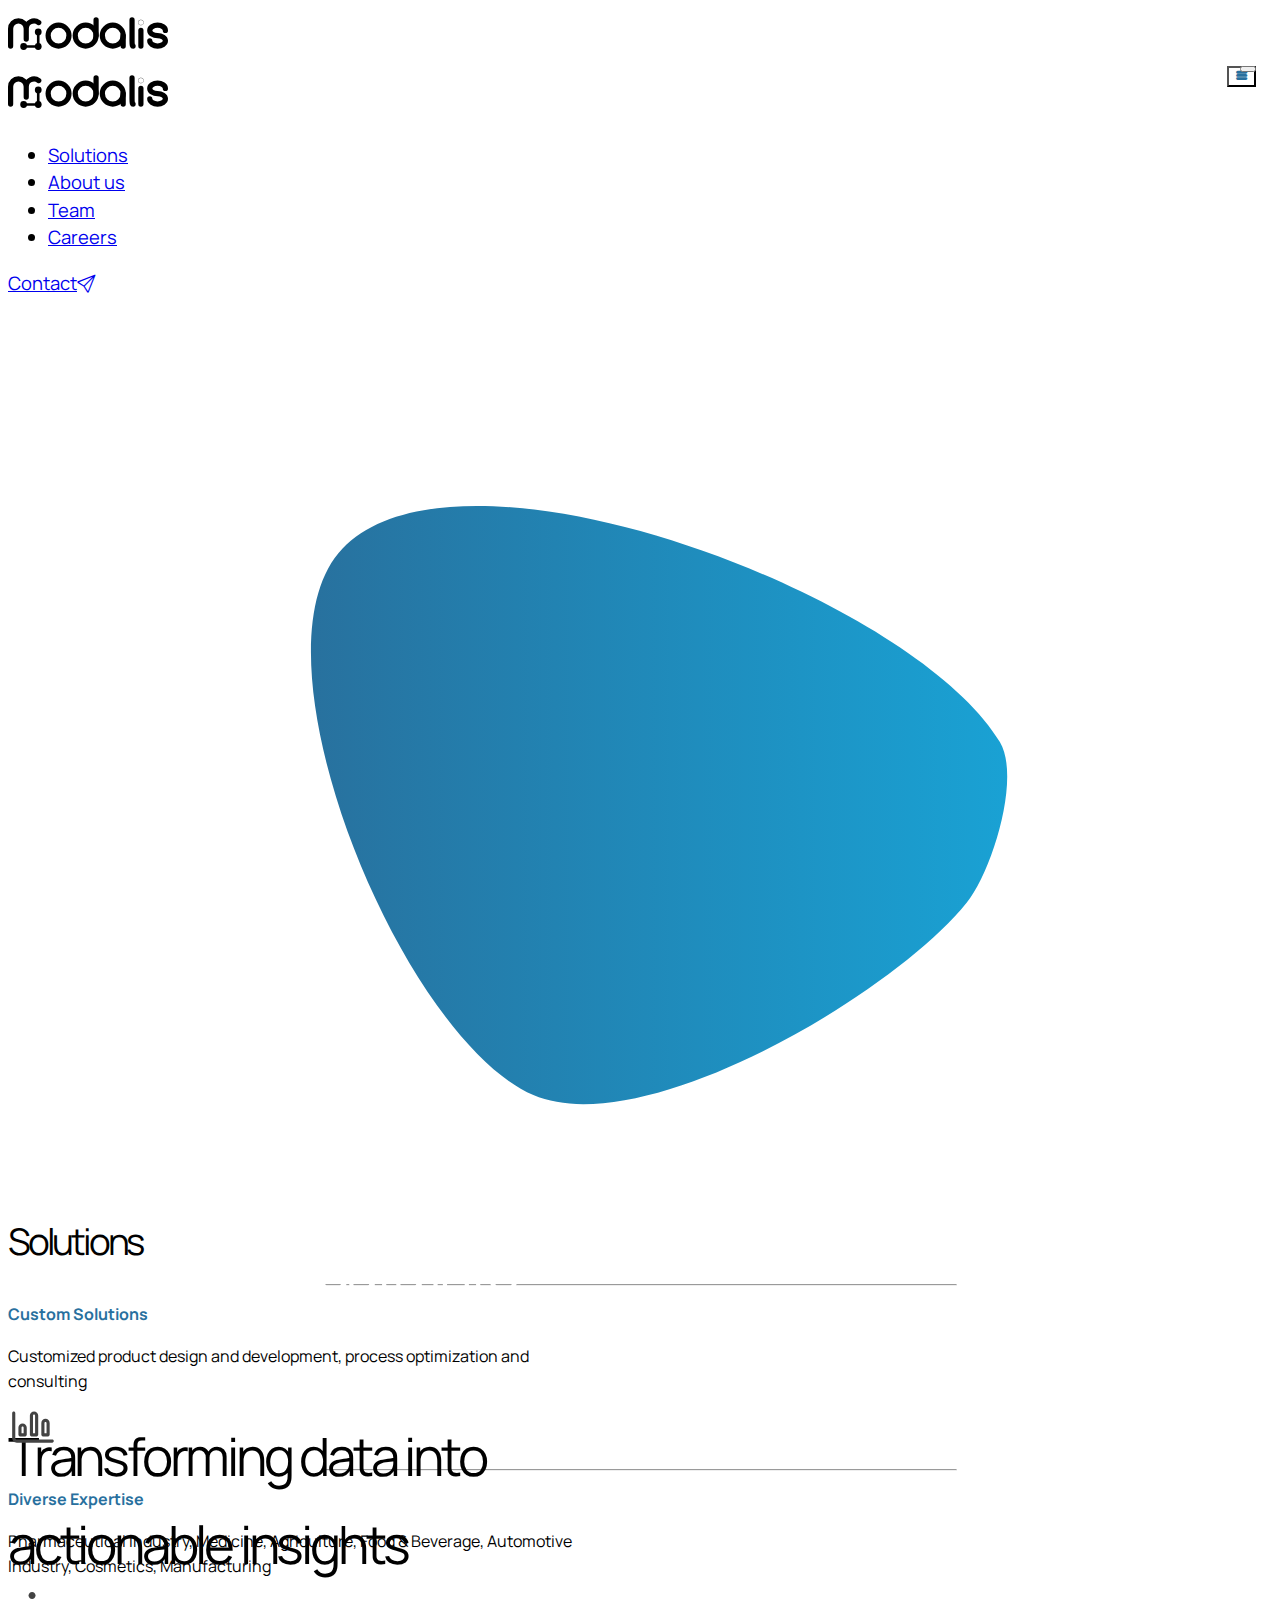
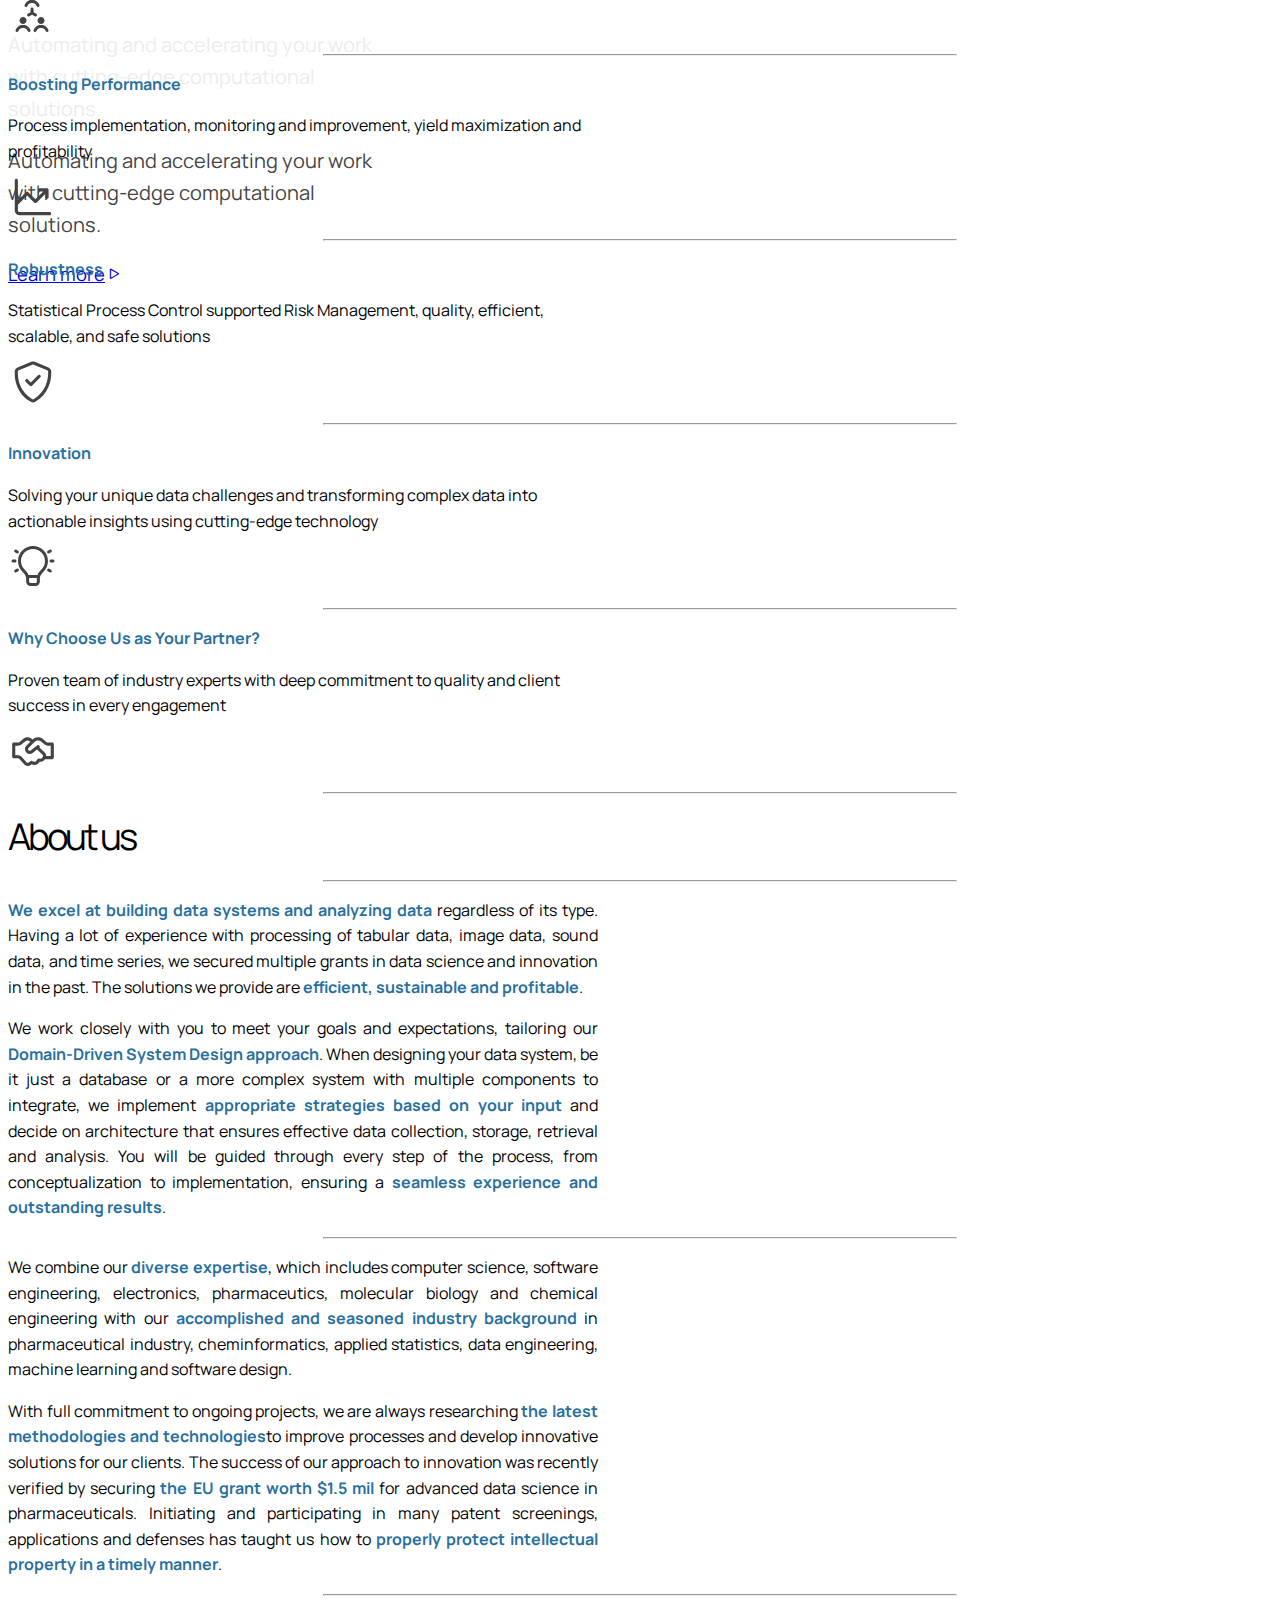
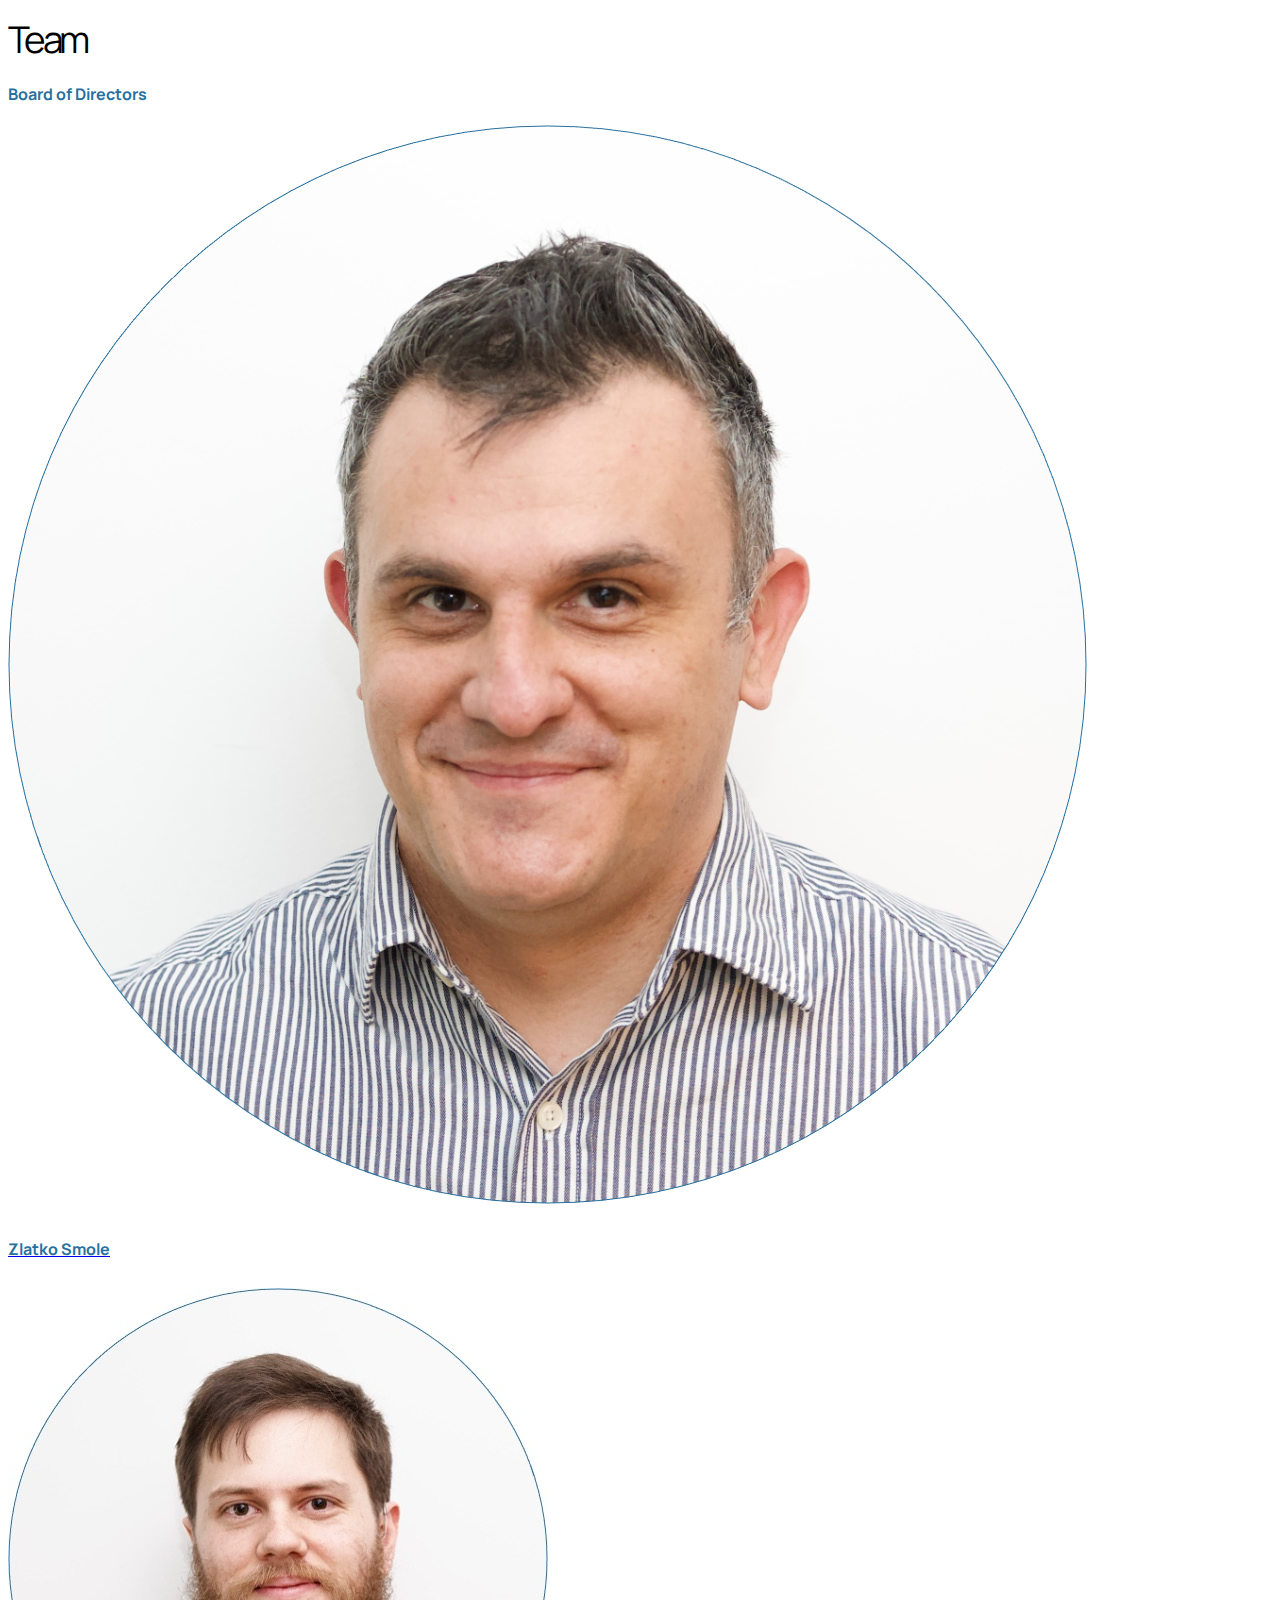
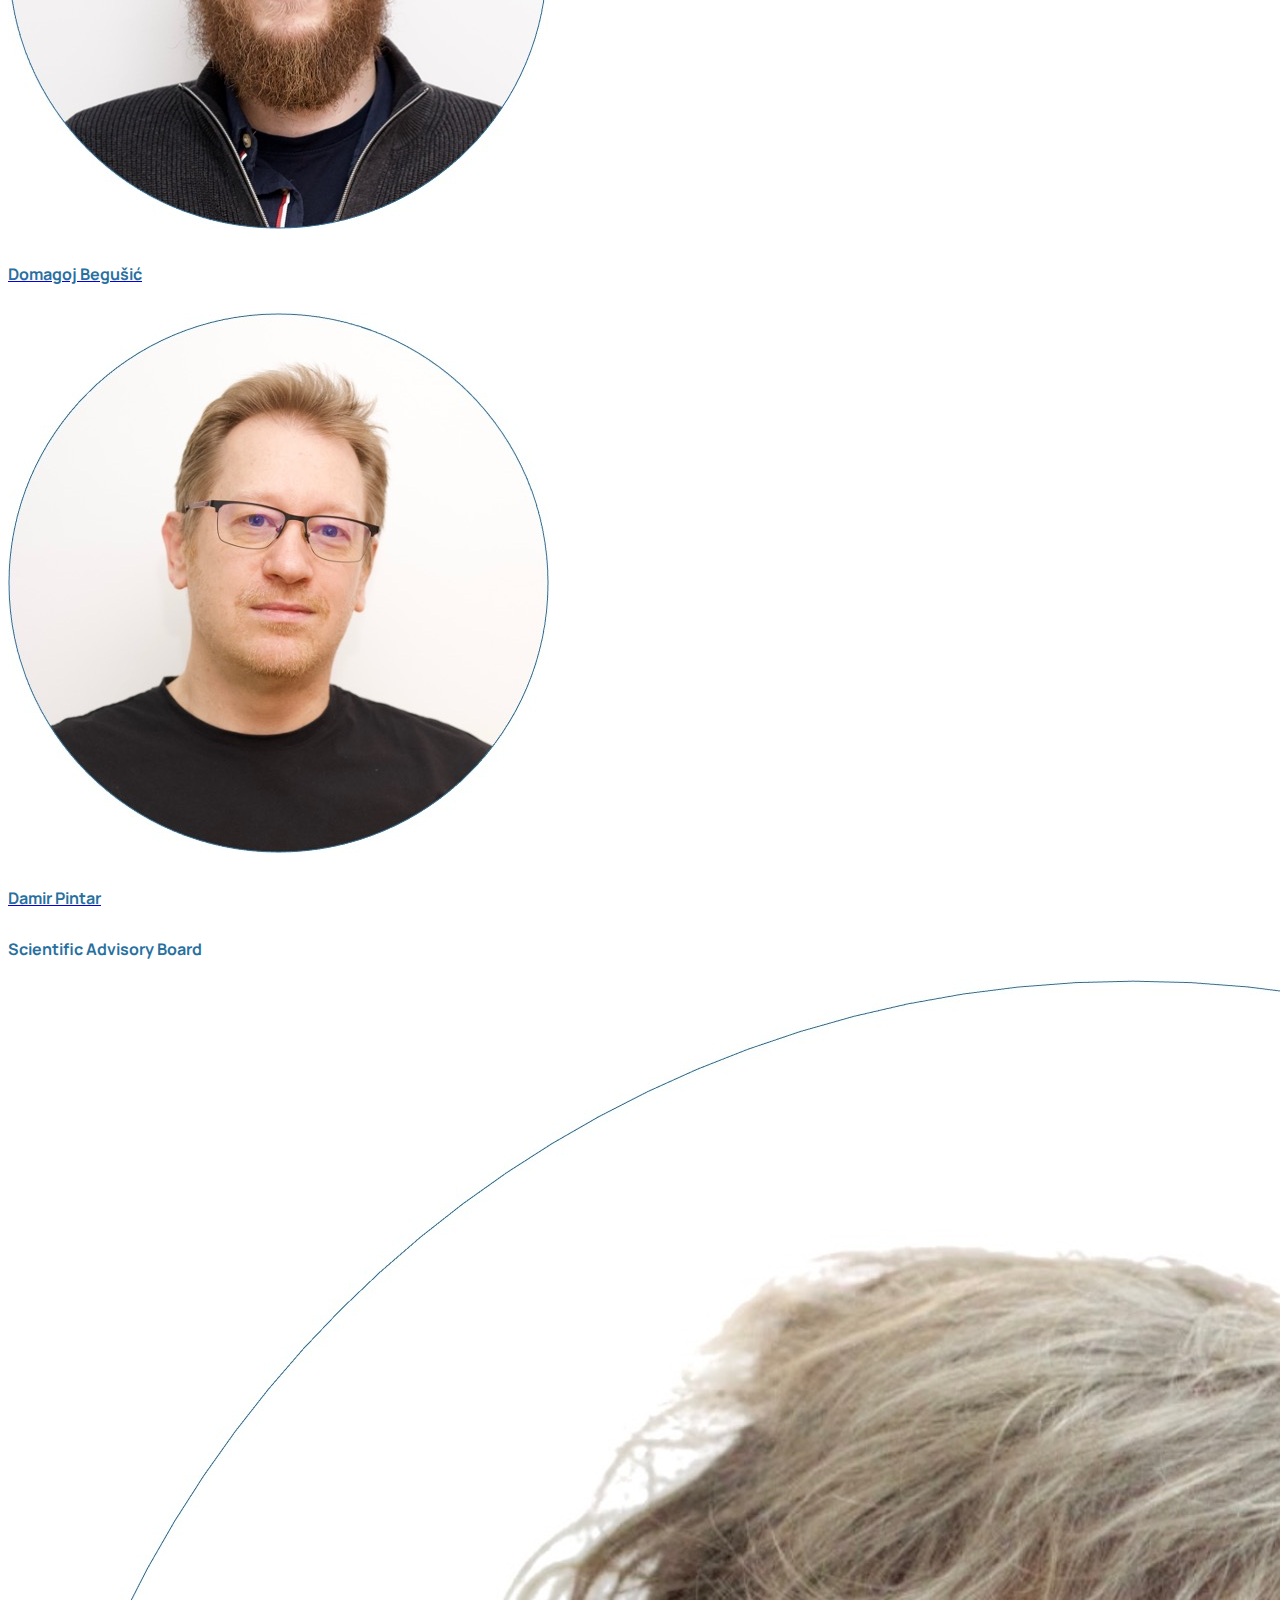
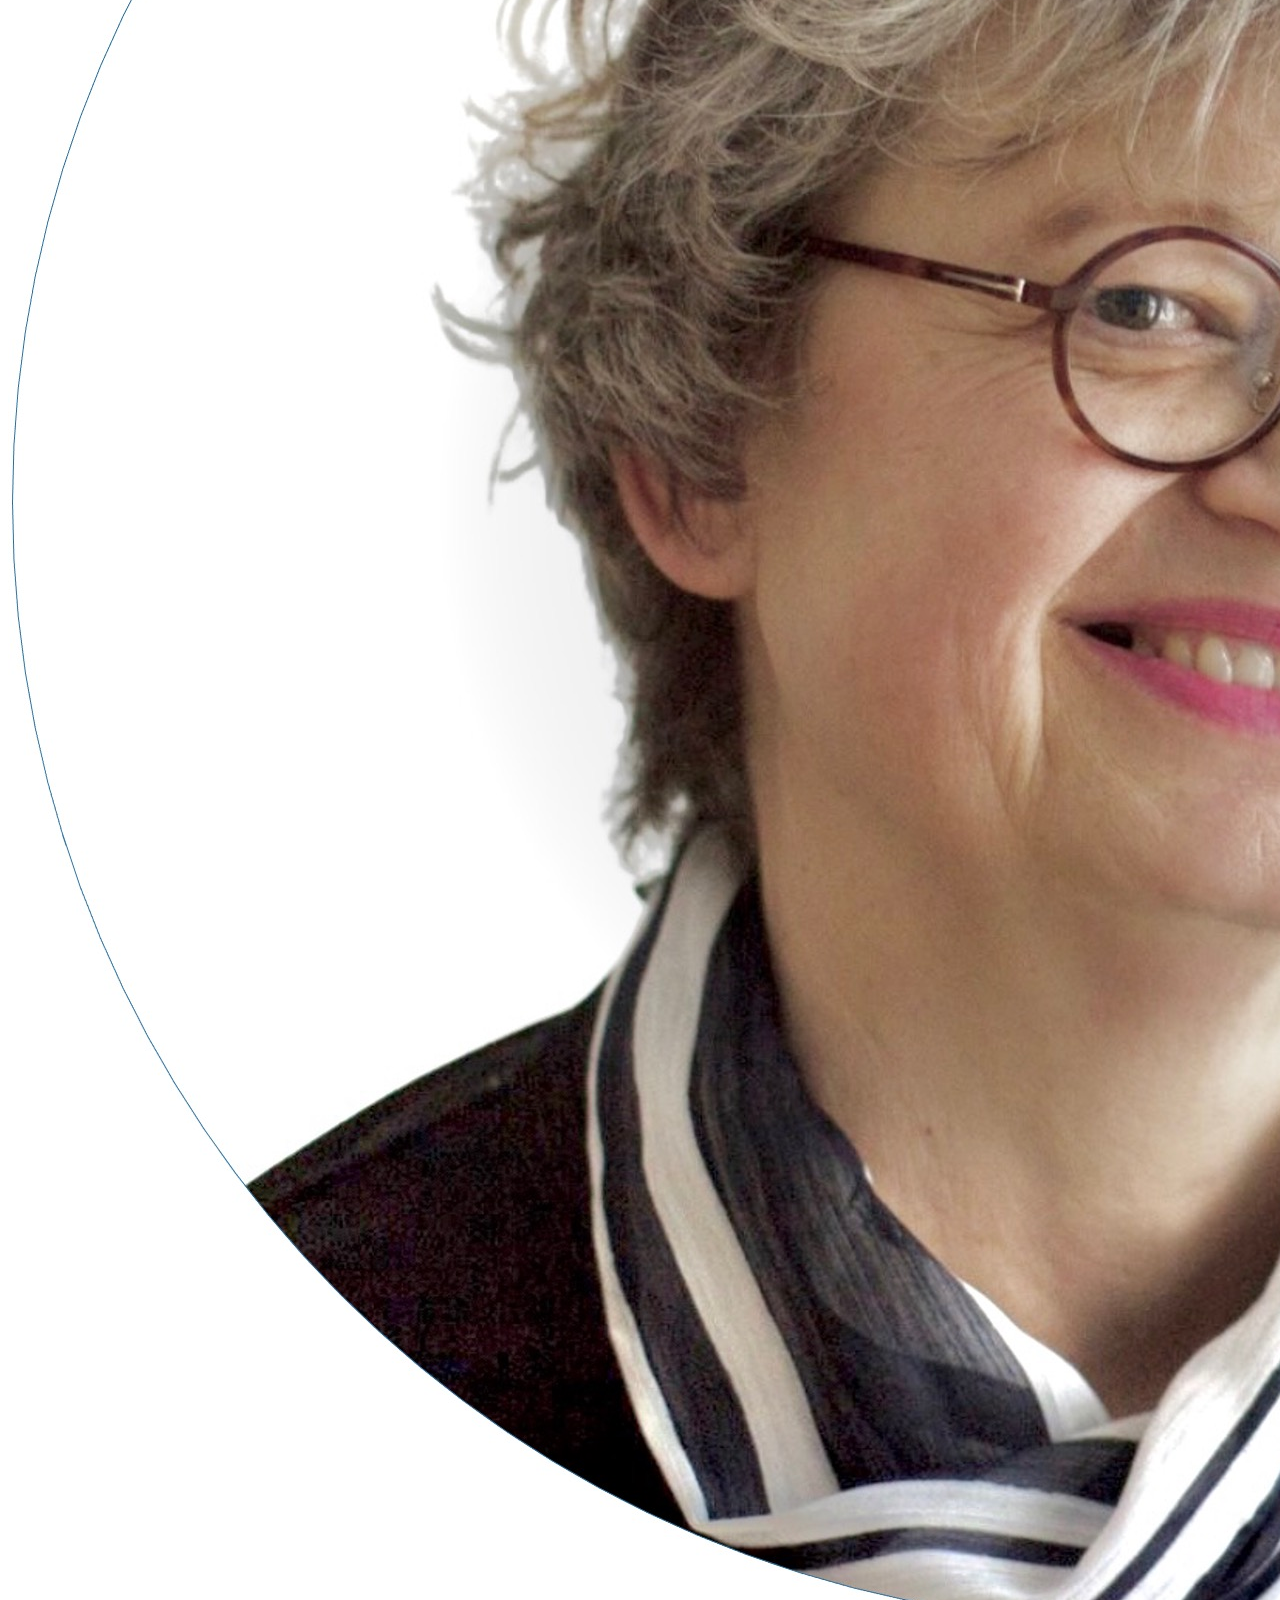
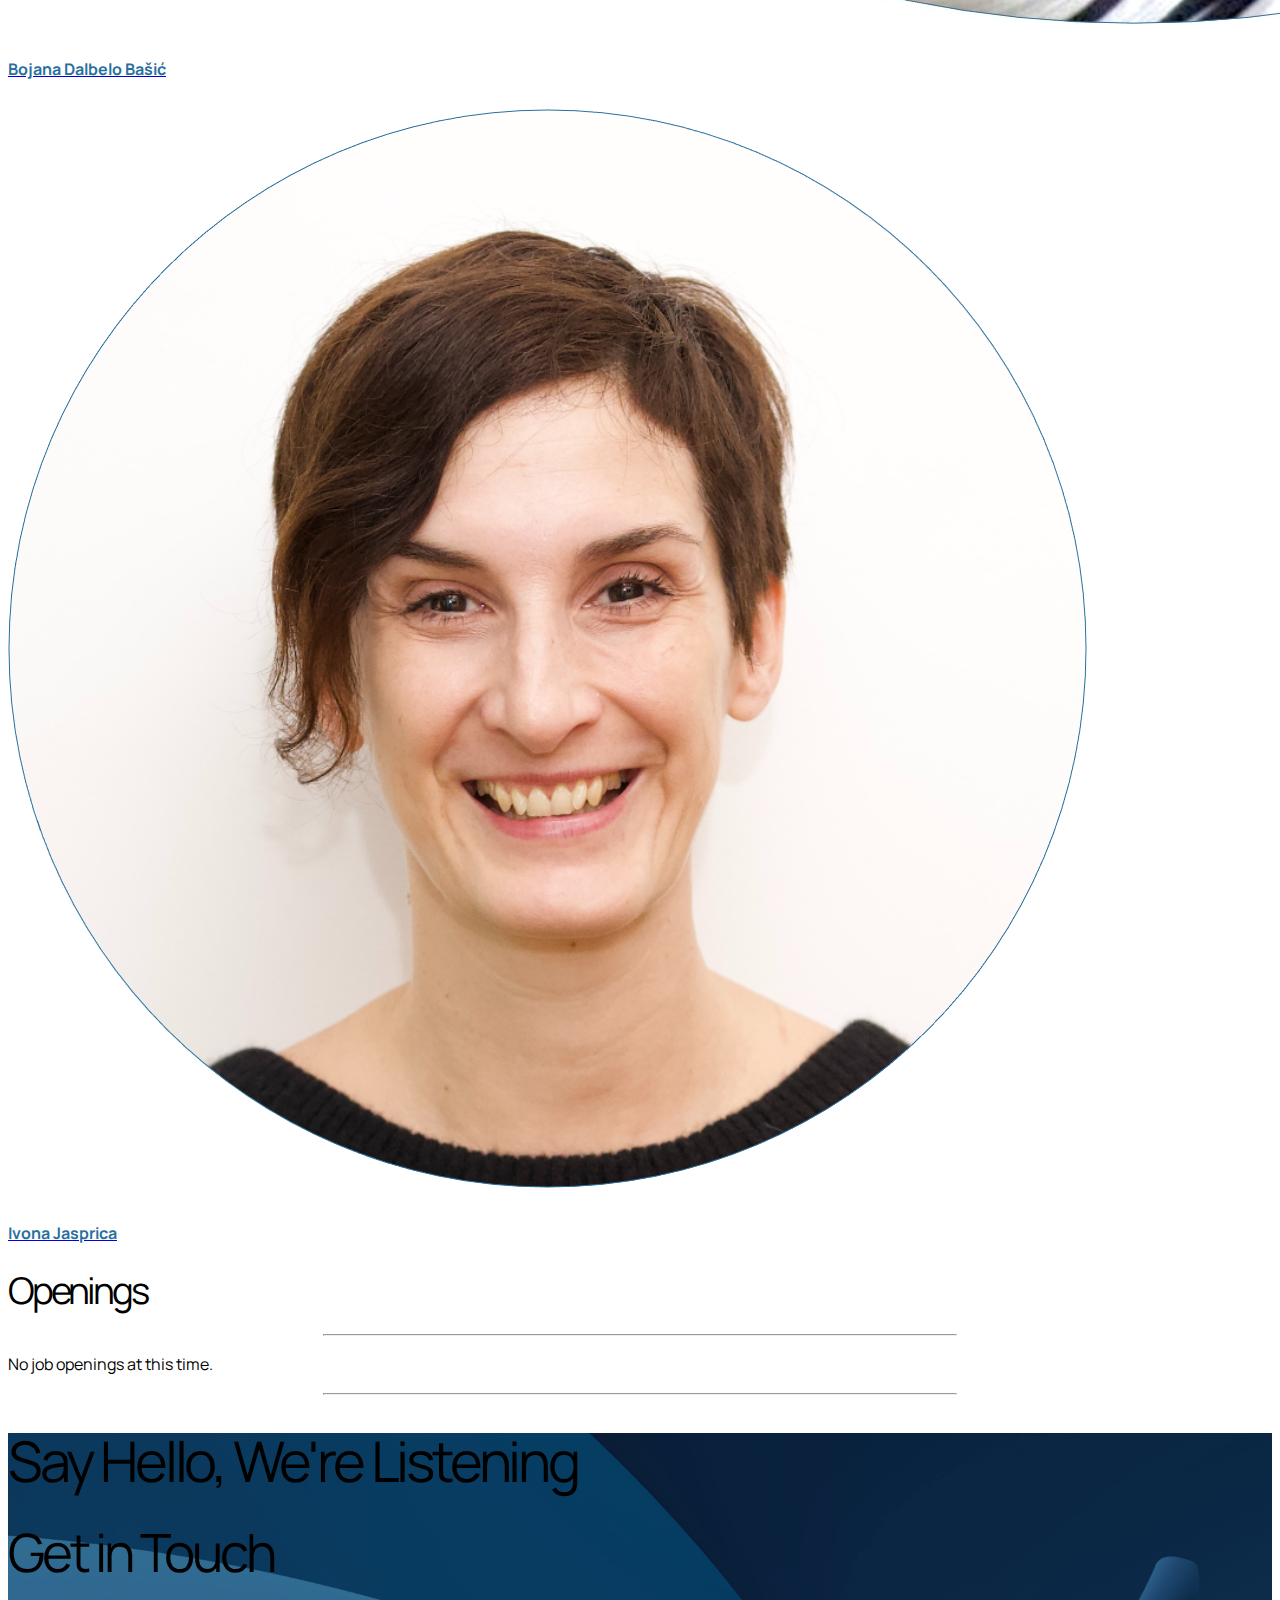
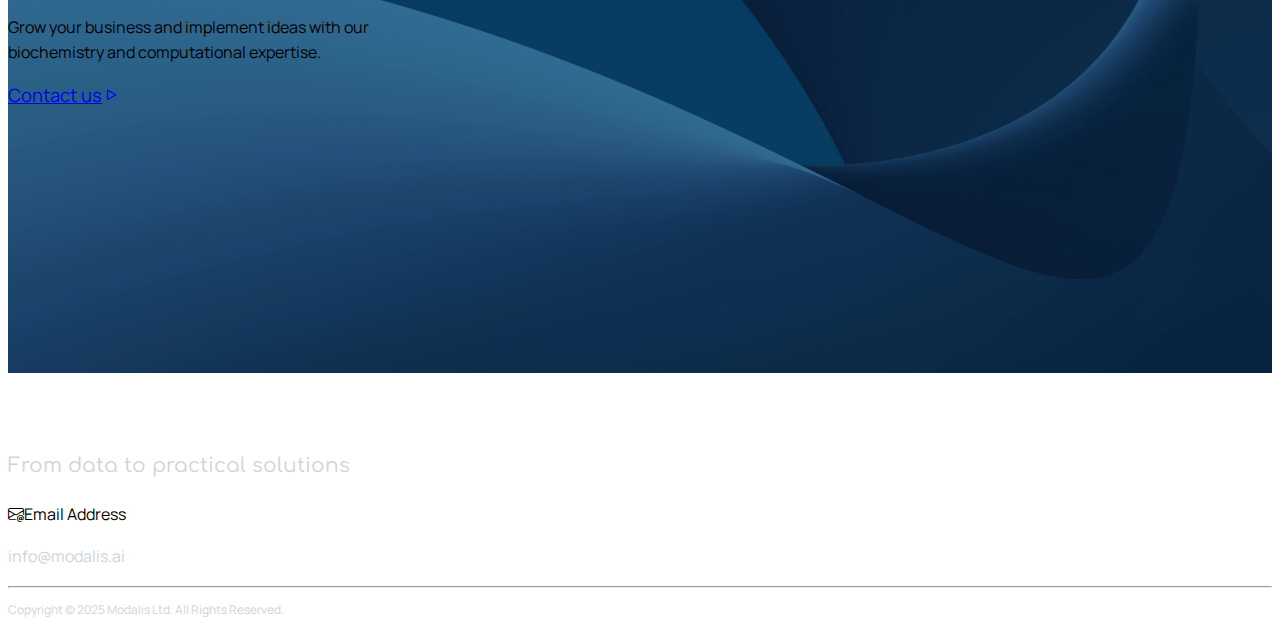
<file: index.html>
<!doctype html>
<html lang="en">
	<head>
		<meta charset="utf-8">
		<meta name="viewport" content="width=device-width, initial-scale=1">
		<title>Modalis | From data to practical solutions</title>
		<link rel="icon" type="image/x-icon" href="images/logo/logo.svg">
		<link href="https://cdn.jsdelivr.net/npm/bootstrap@5.3.2/dist/css/bootstrap.min.css" rel="stylesheet" integrity="sha384-T3c6CoIi6uLrA9TneNEoa7RxnatzjcDSCmG1MXxSR1GAsXEV/Dwwykc2MPK8M2HN" crossorigin="anonymous">
		<link href="https://cdn.jsdelivr.net/npm/bootstrap-icons@1.11.1/font/bootstrap-icons.css" rel="stylesheet">
		<link rel="stylesheet" href="style.css">
		<link rel="preconnect" href="https://fonts.googleapis.com">
		<link rel="preconnect" href="https://fonts.gstatic.com" crossorigin>
		<link href="https://fonts.googleapis.com/css2?family=Comfortaa:wght@300..700&display=swap" rel="stylesheet">
		<link href="https://fonts.googleapis.com/css2?family=Comfortaa:wght@300..700&family=Manrope:wght@200..800&display=swap" rel="stylesheet">
	</head>
	<body>
		<!--NAVBAR-->
		<nav class="mx-auto fixed-top navbar navbar-expand-lg bg-transparent rounded-top rounded-3 px-4 px-lg-5 px-3 mt-4" style="max-width:1920px;">
			<div class="navbar-brand me-auto col-2 justify-content-start text-start">
				<a href="#">
					<img id="imgBrand" src="images/logo/modalis-light.svg" alt="logo" width="160rem" height="50rem">
				</a>
			</div>
			<button id="btnNavbarToggler" class="navbar-toggler" type="button" data-bs-toggle="offcanvas" data-bs-target="#navbar">
				<span id="btnNavbarTogglerSpan" class="bi bi-list"></span>
			</button>
			<div class="col-8">
				<div class="offcanvas offcanvas-top col-12 h-100 rounded rounded-1" id="navbar">
					<div class="offcanvas-header px-4 mt-4">
						<img class="offcanvas-title" src="images/logo/modalis-light.svg" alt="Modalis" width="160rem" height="50rem">
						<button type="button" class="btn-close" data-bs-dismiss="offcanvas" style="position:absolute; right:0; margin-right:1.5rem;opacity:1.0;"></button>
					</div>
					<ul class="offcanvas-body navbar-nav mx-auto">
						<li class="nav-item px-2" data-bs-dismiss="offcanvas">
						<a class="nav-link " href="#solutions">Solutions</a>
						</li>
					<li class="nav-item px-2" data-bs-dismiss="offcanvas">
						<a class="nav-link" href="#about">About us</a>
						</li>
						<li class="nav-item px-2" data-bs-dismiss="offcanvas">
						<a class="nav-link" href="#team">Team</a>
						</li>
						<li class="nav-item px-2" data-bs-dismiss="offcanvas">
						<a class="nav-link" href="#careers">Careers</a>
						</li>
					</ul>
				</div>
			</div>

			<div class="ms-auto col-2 justify-content-end text-end collapse navbar-collapse">
				<a href="#contact" class="shadow-sm btn btn-secondary rounded-5 px-lg-2 px-xl-3 border border-1">Contact<i class="ms-2 bi bi-send text-warning"></i></a>
			</div>
		</nav>


		<section id="start">
			<div class="mx-auto position-relative" style="height:100vh; max-height:1080px; max-width: 1920px; background-color: #ffffff;">
				<img class="d-none d-sm-none d-md-block position-absolute" src="images/banner-background.svg" width="100%" height="100%">

				<div class="mx-auto text-black text-center position-absolute top-50 start-50 translate-middle w-100 pt-5">
					<div class="px-3 px-sm-3 px-md-3 px-lg-5 px-xl-5 z-2 mt-5">
						<h1 class="mx-auto title d-none d-md-block" style="color: #ffffff;">Transforming data into</h1>
						<h1 class="mx-auto title d-none d-md-block mb-4" style="color: #ffffff;">actionable insights</h1>
						<h1 class="mx-auto title d-md-none" style="font-size:calc(1.7rem + 2vw); color: #000000;">Transforming data into</h1>
						<h1 class="mx-auto title d-md-none mb-4" style="font-size:calc(1.7rem + 2vw); color: #000000;">actionable insights</h1>
						<hr class="mx-auto" style="opacity: 1.0; max-width:400px; background-color: #ffffff; border: 0.01rem solid #ffffff; border-radius: 0.01rem 0.01rem 0.01rem 0.01rem; height: 0.01rem">
						<h3 class="px-0 px-md-0 mb-4 mx-auto d-none d-md-block" style="color: #ebedf0; max-width:400px;">Automating and accelerating your work with cutting-edge computational solutions.</h3>				
						<h3 class="px-0 px-md-0 mb-4 mx-auto d-md-none" style="color: #434343; max-width:400px;">Automating and accelerating your work with cutting-edge computational solutions.</h3>				
						<a href="#solutions" class="shadow btn btn-secondary rounded-5 px-3 border border-1">Learn more<i class="ms-2 bi bi-play text-warning"></i></a>
					</div>
				</div>
			</div>
		</section>

		<section id="solutions" class="mx-auto container-fluid mt-4 py-5" style="max-width:1920px;">
			<div class="pt-5 row mx-auto justify-content-center">
				<div class="col-md-11 col-12 px-md-0 px-2">
					<h1 class="text-center">Solutions</h1>
				</div>
			</div>
			<hr class="mx-auto mt-4 pb-0 mb-0 d-none d-md-none d-lg-none d-xl-block mb-5" style="width: 50%;">
			<div class="row w-100 px-2 px-md-0 mx-0 justify-content-center">
				<div class="col-12 col-md-10 col-lg-5 my-3 my-md-4 my-lg-4 my-xl-3 mx-2" style="width: 590px;">
					<div class="shadow py-4 px-4 row align-items-center">
						<div class="card-body" style="height: 100px; text-align: left;">
							<p class="card-title mb-2"><span style="color:var(--primary-light); font-weight: bold;">Custom Solutions</span></p>
							<p class="card-text">Customized product design and development, process optimization and consulting</p>
						</div>
						<div class="card-img-top text-center mt-4">
							<img class="img-fluid" style="height: 50px;" src="images/solutions/custom_solutions.svg" />
						</div>
					</div>
				</div>
				<hr class="mx-auto pb-0 mb-0 d-lg-block d-xl-none" style="width: 50%;">
				<div class="col-12 col-md-10 col-lg-5 my-3 my-md-4 my-lg-4 my-xl-3 mx-2" style="width: 590px;">
					<div class="shadow py-4 px-4 row align-items-center">
						<div class="card-body" style="height: 100px; text-align: left;">
							<p class="card-title mb-2"><span style="color:var(--primary-light); font-weight: bold;">Diverse Expertise</span></p>
							<p class="card-text">Pharmaceutical Industry, Medicine, Agriculture, Food & Beverage, Automotive Industry, Cosmetics, Manufacturing</p>
						</div>
						<div class="card-img-top text-center mt-4">
							<img class="img-fluid" style="height: 50px;" src="images/solutions/expertise_diversity.svg" />
						</div>
					</div>
				</div>
				<hr class="mx-auto pb-0 mb-0 d-lg-block d-xl-none" style="width: 50%;">
			</div>
			<div class="row w-100 px-2 px-md-0 mx-0 justify-content-center">
				<div class="col-12 col-md-10 col-lg-5 my-3 my-md-4 my-lg-4 my-xl-3 mx-2" style="width: 590px;">
					<div class="shadow py-4 px-4 row align-items-center">
						<div class="card-body" style="height: 100px; text-align: left;">
							<p class="card-title mb-2"><span style="color:var(--primary-light); font-weight: bold;">Boosting Performance</span></p>
							<p class="card-text">Process implementation, monitoring and improvement, yield maximization and profitability</p>
						</div>
						<div class="card-img-top text-center mt-4">
							<img class="img-fluid" style="height: 50px;" src="images/solutions/boosting_performance.svg" />
						</div>
					</div>
				</div>
				<hr class="mx-auto pb-0 mb-0 d-lg-block d-xl-none" style="width: 50%;">
				<div class="col-12 col-md-10 col-lg-5 my-3 my-md-4 my-lg-4 my-xl-3 mx-2" style="width: 590px;">
					<div class="shadow py-4 px-4 row align-items-center">
						<div class="card-body" style="height: 100px; text-align: left;">
							<p class="card-title mb-2"><span style="color:var(--primary-light); font-weight: bold;">Robustness</span></p>
							<p class="card-text">Statistical Process Control supported Risk Management, quality, efficient, scalable, and safe solutions</p>
						</div>
						<div class="card-img-top text-center mt-4">
							<img class="img-fluid" style="height: 50px;" src="images/solutions/robustness.svg" />
						</div>
					</div>
				</div>
				<hr class="mx-auto pb-0 mb-0 d-lg-block d-xl-none" style="width: 50%;">
			</div>
			<div class="row w-100 px-2 px-md-0 mx-0 justify-content-center">
				<div class="col-12 col-md-10 col-lg-5 my-3 my-md-4 my-lg-4 my-xl-3 mx-2" style="width: 590px;">
					<div class="shadow py-4 px-4 row align-items-center">
						<div class="card-body" style="height: 100px; text-align: left;">
							<p class="card-title mb-2"><span style="color:var(--primary-light); font-weight: bold;">Innovation</span></p>
							<p class="card-text">Solving your unique data challenges and transforming complex data into actionable insights using cutting-edge technology</p>
						</div>
						<div class="card-img-top text-center mt-4">
							<img class="img-fluid" style="height:50px;" src="images/solutions/innovation.svg" />
						</div>
					</div>
				</div>
				<hr class="mx-auto pb-0 mb-0 d-lg-block d-xl-none" style="width: 50%;">
				<div class="col-12 col-md-10 col-lg-5 my-3 my-md-4 my-lg-4 my-xl-3 mx-2" style="width: 590px;">
					<div class="shadow py-4 px-4 row align-items-center">
						<div class="card-body" style="height: 100px; text-align: left;">
							<p class="card-title mb-2"><span style="color:var(--primary-light); font-weight: bold;">Why Choose Us as Your Partner?</span></p>
							<p class="card-text">Proven team of industry experts with deep commitment to quality and client success in every engagement</p>
						</div>
						<div class="card-img-top text-center mt-4">
							<img class="img-fluid" style="height: 50px;" src="images/solutions/partnership.svg" />
						</div>
					</div>
				</div>
			</div>
			<hr class="mx-auto mt-0 d-none d-md-none d-lg-none d-xl-block mt-5" style="width: 50%;">
		</section>

		<section id="about" class="mx-auto container-fluid mt-4 py-5" style="max-width:1920px;">
			<div class="pt-5 row mx-auto justify-content-center">
				<div class="col-md-11 col-12 px-md-0 px-2">
					<h1 class="text-center">About us</h1>
				</div>
			</div>
			<hr class="mx-auto mt-4 pb-0 mb-0 d-none d-md-none d-lg-none d-xl-block" style="width: 50%;">
			<div class="row w-100 px-2 px-md-0 mx-0 justify-content-center">
				<div class="col-12 col-md-10 col-lg-5 my-3 my-md-4 my-lg-4 my-xl-5" style="width: 590px;">
					<div class="shadow py-4 p-xl-5 p-lg-4 p-md-4 p-4">
						<p class="card-text" style="text-align: justify;"><span style="color:var(--primary-light); font-weight: bold;">We excel at building data systems and analyzing data</span> regardless of its type. Having a lot of experience with processing of tabular data, image data, sound data, and time series, we secured multiple grants in data science and innovation in the past. The solutions we provide are <span style="color:var(--primary-light); font-weight: bold;">efficient, sustainable and profitable</span>.
						</p>
						<p class="card-text" style="text-align: justify;">We work closely with you to meet your goals and expectations, tailoring our <span style="color:var(--primary-light); font-weight: bold;">Domain-Driven System Design approach</span>. When designing your data system, be it just a database or a more complex system with multiple components to integrate, we implement <span style="color:var(--primary-light); font-weight: bold;">appropriate strategies based on your input</span> and decide on architecture that ensures effective data collection, storage, retrieval and analysis. You will be guided through every step of the process, from conceptualization to implementation, ensuring a <span style="color:var(--primary-light); font-weight: bold;">seamless experience and outstanding results</span>.
						</p>
					</div>
				</div>
				<hr class="mx-auto pb-0 mb-0 d-lg-block d-xl-none" style="width: 50%;">
				<div class="col-12 col-md-10 col-lg-5 my-3 my-md-4 my-lg-4 my-xl-5" style="width: 590px;">
					<div class="shadow py-4 p-xl-5 p-lg-4 p-md-4 p-4">
						<p class="card-text" style="text-align: justify;">We combine our <span style="color:var(--primary-light); font-weight: bold;">diverse expertise</span>, which includes computer science, software engineering, electronics, pharmaceutics, molecular biology and chemical engineering with our <span style="color:var(--primary-light); font-weight: bold;">accomplished and seasoned industry background</span> in pharmaceutical industry, cheminformatics, applied statistics, data engineering, machine learning and software design.
						</p>
						<p class="card-text" style="text-align: justify;">With full commitment to ongoing projects, we are always researching <span style="color:var(--primary-light); font-weight: bold;">the latest methodologies and technologies</span>to improve processes and develop innovative solutions for our clients. The success of our approach to innovation was recently verified by securing <span style="color:var(--primary-light); font-weight: bold;">the EU grant worth $1.5 mil</span> for advanced data science in pharmaceuticals. Initiating and participating in many patent screenings, applications and defenses has taught us how to <span style="color:var(--primary-light); font-weight: bold;">properly protect intellectual property in a timely manner</span>.
						</p>
					</div>
				</div>
			</div>
			<hr class="mx-auto mt-0 d-none d-md-none d-lg-none d-xl-block" style="width: 50%;">
		</section>

		<section id="team">
			<div class="mx-auto container-fluid py-5" style="max-width:1920px;">
				<div class="pt-5 row mx-auto justify-content-center">
					<div class="col-md-11 col-12 px-md-0 px-2">
						<h1 class="text-center">Team</h1>
					</div>
				</div>
				<div class="pt-5 row mx-auto justify-content-center" style="max-width:840px;">
					<div class="col-12 mb-4 card-title"><p><span style="color:var(--primary-light); font-weight: bold;">Board of Directors</span></p></div>
					<div class="col-10 col-sm-10 col-md-4 col-lg-4 px-md-2 px-2">
						<a class="link-offset-2 link-underline link-underline-opacity-0" href="https://hr.linkedin.com/in/zsmole" target="_blank" rel="noopener noreferrer"><div class="card mx-auto border-0" style="max-width:180px;">
							<img src="images/team/zsmole.png" class="card-img-top rounded-circle border border-2" style="border-color: var(--primary-light) !important;" alt="...">
							<div class="card-body">
								<h5 class="card-title text-black text-center"><p>Zlatko Smole</p></h5>
								<p class="card-text" style="font-size:0.75rem;"></p>
							</div>
						</div></a>
					</div>
					<div class="col-10 col-sm-10 col-md-4 col-lg-4 px-md-2 px-2">
						<a class="link-offset-2 link-underline link-underline-opacity-0" href="https://hr.linkedin.com/in/domagojbegusic" target="_blank" rel="noopener noreferrer"><div class="card mx-auto border-0" style="max-width:180px;">
							<img src="images/team/dbegusic.jpg" class="card-img-top rounded-circle border border-2" style="border-color: var(--primary-light) !important;" alt="...">
							<div class="card-body">
								<h5 class="card-title text-black text-center"><p>Domagoj Begušić</p></h5>
								<p class="card-text" style="font-size:0.75rem;"></p>
							</div>
						</div></a>
					</div>
					<div class="col-10 col-sm-10 col-md-4 col-lg-4 px-md-2 px-2">
						<a class="link-offset-2 link-underline link-underline-opacity-0" href="https://hr.linkedin.com/in/damir-pintar-b1073a3" target="_blank" rel="noopener noreferrer"><div class="card mx-auto border-0" style="max-width:180px;">
							<img src="images/team/dpintar.jpg" class="card-img-top rounded-circle border border-2" style="border-color: var(--primary-light) !important;" alt="...">
							<div class="card-body">
								<h5 class="card-title text-black text-center"><p>Damir Pintar</p></h5>
								<p class="card-text" style="font-size:0.75rem;"></p>
							</div>
						</div></a>
					</div>
				</div>
				<div class="pt-5 row mx-auto justify-content-center" style="max-width:840px;">
					<div class="col-12 mb-4 card-title"><p><span style="color:var(--primary-light); font-weight: bold;">Scientific Advisory Board</span></p></div>
					<div class="col-10 col-sm-10 col-md-4 col-lg-4 px-md-2 px-2">
						<a class="link-offset-2 link-underline link-underline-opacity-0" href="https://hr.linkedin.com/in/bojana-dalbelo-ba%C5%A1i%C4%87-76165353" target="_blank" rel="noopener noreferrer"><div class="card mx-auto border-0" style="max-width:180px;">
							<img src="images/team/bbasic.jpg" class="card-img-top rounded-circle border border-2" style="border-color: var(--primary-light) !important;" alt="...">
							<div class="card-body">
								<h5 class="card-title text-black text-center"><p>Bojana Dalbelo Bašić</p></h5>
								<p class="card-text" style="font-size:0.75rem;"></p>
							</div>
						</div></a>
					</div>
					<div class="col-10 col-sm-10 col-md-4 col-lg-4 px-md-2 px-2">
						<a class="link-offset-2 link-underline link-underline-opacity-0" href="https://hr.linkedin.com/in/ivona-jasprica-7a591619" target="_blank" rel="noopener noreferrer"><div class="card mx-auto border-0" style="max-width:180px;">
							<img src="images/team/ijasprica.png" class="card-img-top rounded-circle border border-2" style="border-color: var(--primary-light) !important;" alt="...">
							<div class="card-body">
								<h5 class="card-title text-black text-center"><p>Ivona Jasprica</p></h5>
								<p class="card-text" style="font-size:0.75rem;"></p>
							</div>
						</div></a>
					</div>
					<span class="col-10 col-sm-10 col-md-4 col-lg-4 px-md-2 px-2"></span>
				</div>
			</div>
		</section>

		<section id="careers">
			<div class="mx-auto container-fluid py-5" style="max-width:1920px;">
				<div class="pt-5 row mx-auto justify-content-center">
					<div class="col-md-11 col-12 px-md-0 px-2">
						<h1 class="text-center">Openings</h1>
					</div>
				</div>
				<hr class="mb-5 mx-auto d-none d-md-none d-lg-none d-xl-block" style="width: 50%;">
				<div class="py-5 row mx-auto justify-content-center" style="max-width:1920px;">
					<div class="py-5 col-10 col-sm-10 col-md-8 col-lg-8 col-xl-7 text-center px-2 px-sm-5">
						<p class="py-5">No job openings at this time.</h1>
					</div>
				</div>
				<hr class="my-5 mx-auto d-none d-md-none d-lg-none d-xl-block" style="width: 50%;">
			</div>
		</section>

		<section id="contact">
			<div class="container-fluid mx-auto py-5">
				<div class="row mx-auto justify-content-center" style="max-width:1920px;">
					<div class="shadow card col-md-11 col-12 mt-5 px-0 rounded-5 position-relative" style="height:60vh; max-height: 540px; background-color: #898989; background-image: url(images/contact-background.jpg); background-size: 100% 100%;">
						<div class="text-center position-absolute top-50 start-50 translate-middle w-100 px-2">
							<h1 class="mx-auto title d-none d-md-block text-white">Say Hello, We're Listening</h1>
							<h1 class="mx-auto title d-md-none text-white" style="font-size:calc(1.7rem + 2vw);">Get in Touch</h1>
							<p class="mx-auto mt-4 px-3 text-white" style="max-width:400px;">Grow your business and implement ideas with our biochemistry and computational expertise.</p>
							<a type="button" href="mailto:info@modalis.ai" class="shadow-sm btn btn-secondary rounded-5 px-3 mt-4">Contact us<i class="ms-2 bi bi-play text-warning"></i></a>
						</div>
					</div>
				</div>
			</div>
		</section>

		<section id="footer" class="container-fluid bg-dark text-white pt-3 mt-5" style="max-width:1920px;">
			<div class="row px-5 pt-5 pb-4">
				<div class="col-12 col-sm-12 col-md-9">
					<img class="ms-4" id="imgBrand" src="images/logo/modalis-dark.svg" alt="logo" width="160rem" height="50rem">
					<h3 class="ms-4 pt-2" style="color:#ced4da; max-width:390px; font-family: Comfortaa;">From data to practical solutions</h3>
				</div>
				<div class="mt-4 mt-sm-4 mt-md-4 col-12 col-sm-12 col-md-3">
					<div>
						<p class="my-1 ms-0 ms-sm-0 ms-md-0"><i class="me-2 bi bi-envelope-at"></i>Email Address</p>
						<p class="my-1 ms-1 ms-sm-1 ms-md-2" style="color:#ced4da;">info@modalis.ai</p>
					</div>
				</div>
				<hr class="mt-5">
				<div class="mt-3 col-12">
					<p class="text-center" style="font-size:0.75rem;color:#ced4da;">Copyright © 2025 Modalis Ltd. All Rights Reserved.</p>
				</div>
			</div>
		</section>

		<!--SCRIPTS-->
		<script src="https://cdn.jsdelivr.net/npm/bootstrap@5.3.2/dist/js/bootstrap.bundle.min.js" integrity="sha384-C6RzsynM9kWDrMNeT87bh95OGNyZPhcTNXj1NW7RuBCsyN/o0jlpcV8Qyq46cDfL" crossorigin="anonymous"></script>
		<script src="https://ajax.googleapis.com/ajax/libs/jquery/3.7.1/jquery.min.js"></script>
		<script>
			$(document).ready(function(){
				$(this).scrollTop(0);
				$(window).scroll(function(){
					var scroll = $(window).scrollTop();
					if (scroll > 150) {
						$(".navbar").removeClass('bg-transparent').addClass('py-1').removeClass('mt-4').css("background" , "#fdfdfd").addClass('border').addClass('border-1').addClass('shadow-sm');
						$("#imgBrand").attr("src","images/logo/modalis-light.svg").attr("width","110rem");
					} else{
						$(".navbar").css("background" , "").addClass('bg-transparent').removeClass('py-1').addClass('mt-4').removeClass('border').removeClass('border-1').removeClass('shadow-sm');
						$("#imgBrand").attr("src","images/logo/modalis-light.svg").attr("width","160rem");
					}
				});
			});
			$(".navlink").click(function(){
    			$('.offcanvas').offcanvas('hide');
			});
		</script>
	</body>
</html>
</file>
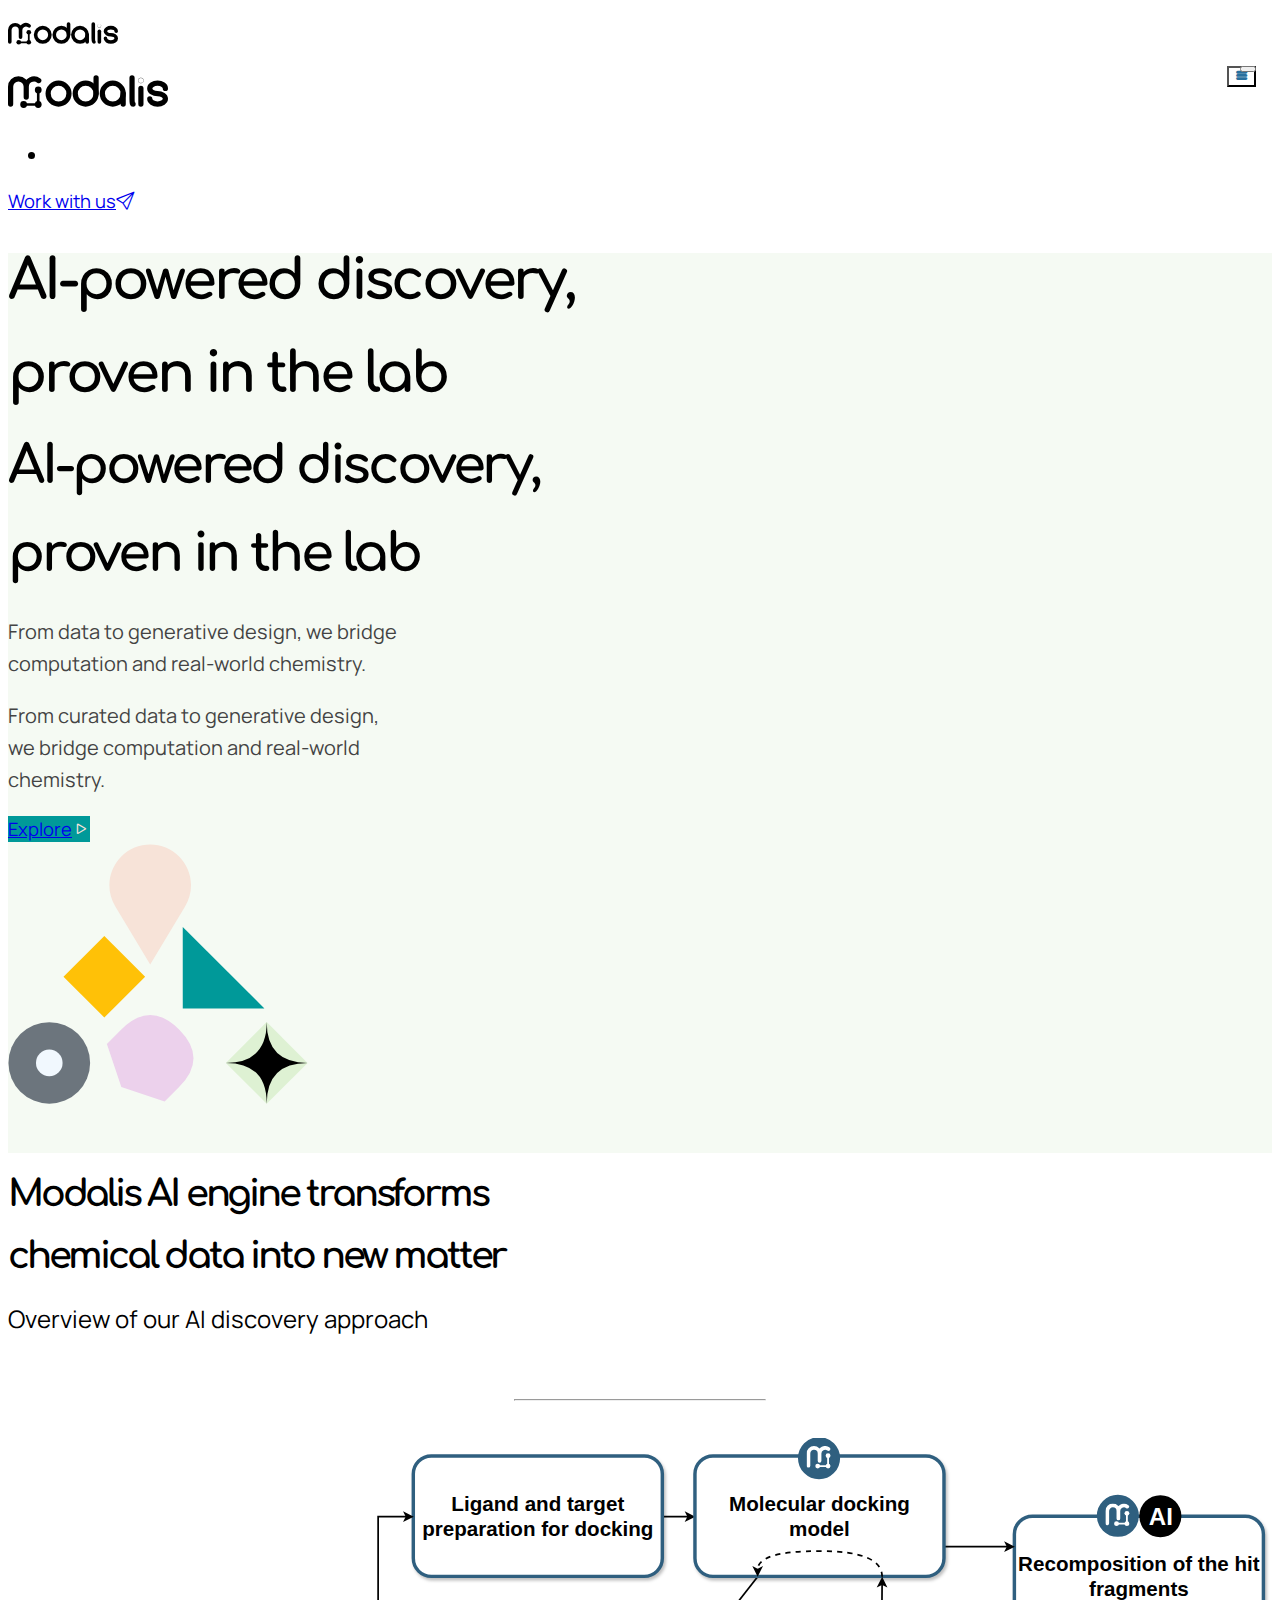
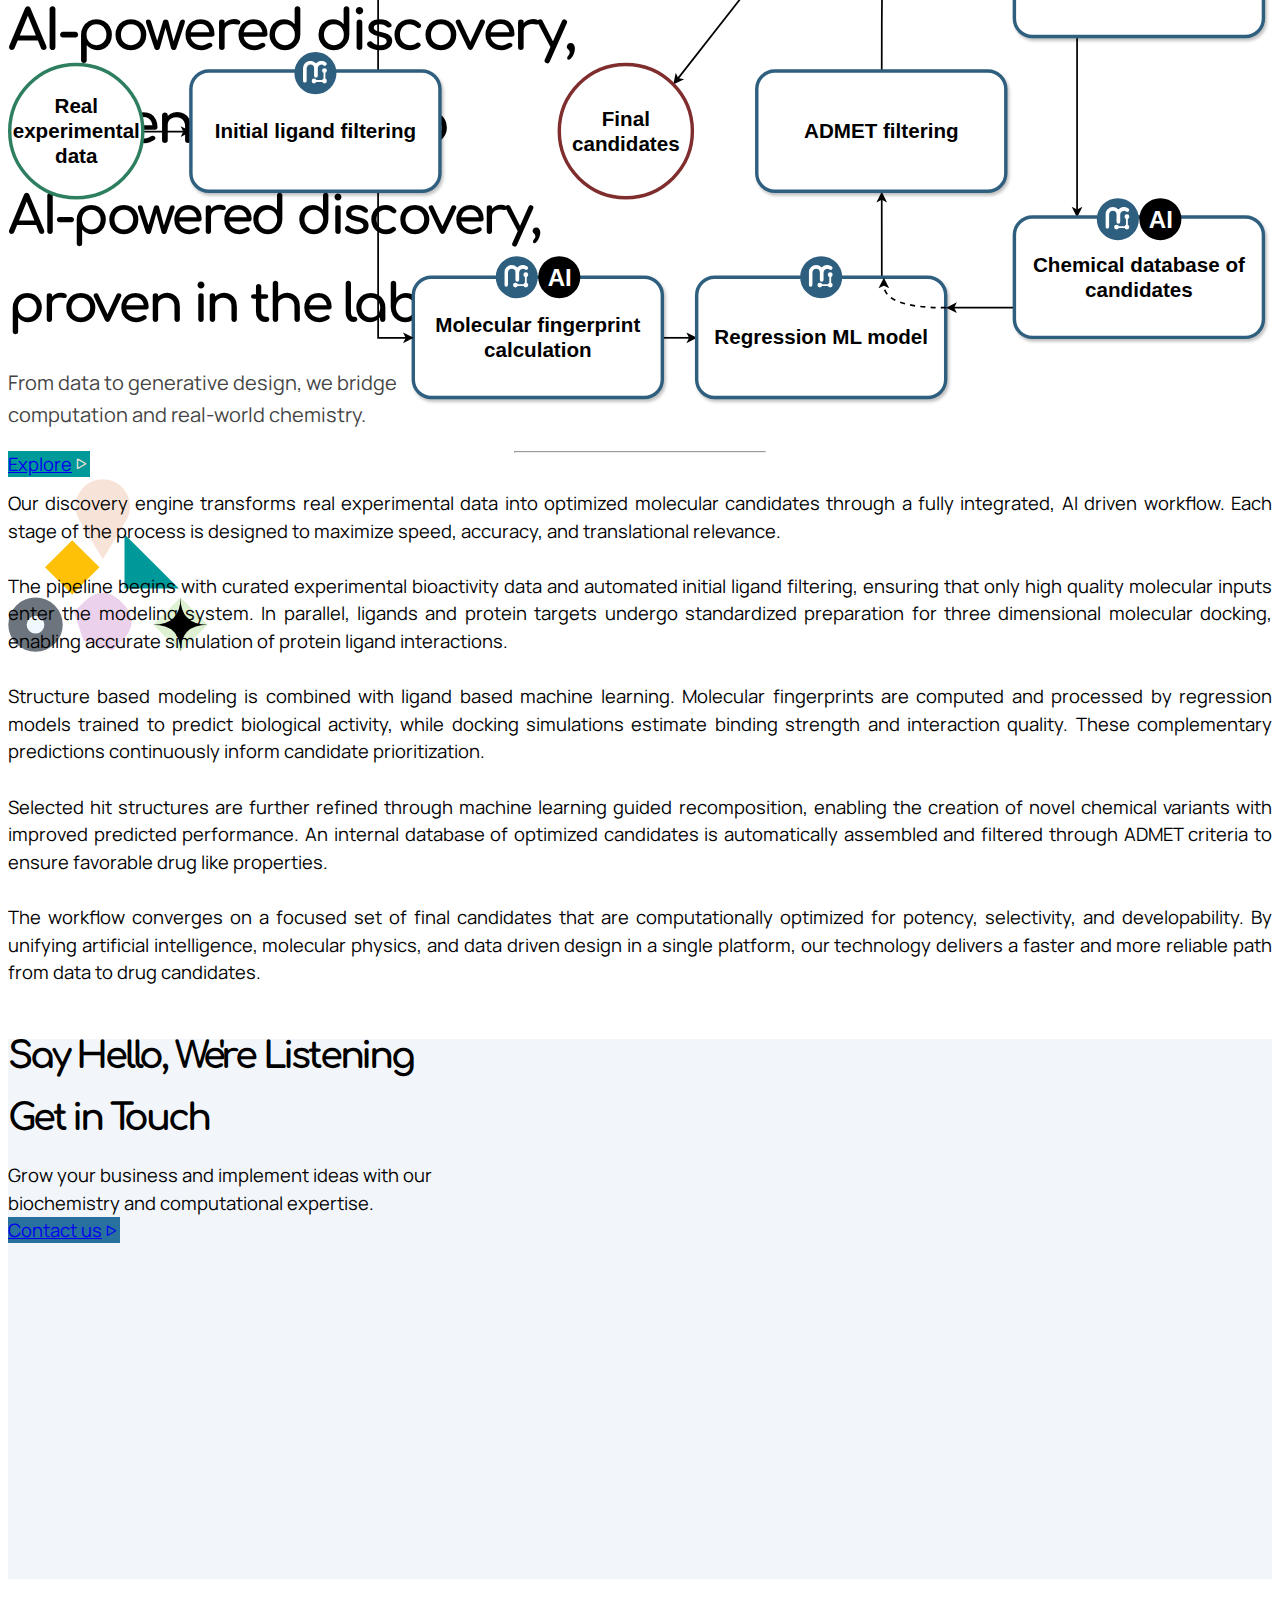
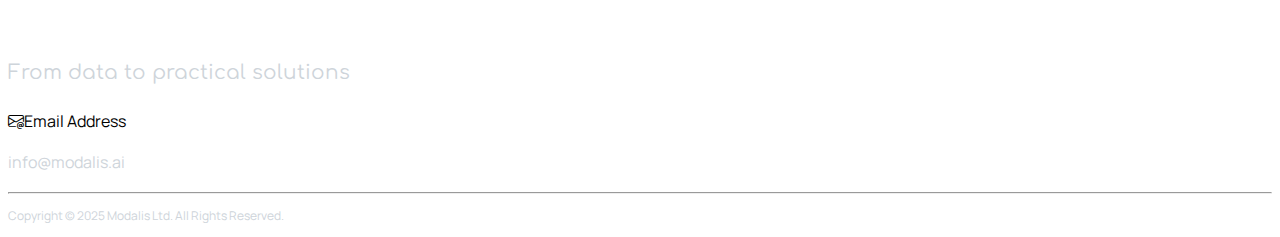
<file: discovery_platform.html>
<!doctype html>
<html lang="en">
	<head>
		<meta charset="utf-8">
		<meta name="viewport" content="width=device-width, initial-scale=1">
		<title>Modalis | Discovery Platform</title>
		<link rel="icon" type="image/x-icon" href="images/logo/logo.svg">
		<link href="https://cdn.jsdelivr.net/npm/bootstrap@5.3.2/dist/css/bootstrap.min.css" rel="stylesheet" integrity="sha384-T3c6CoIi6uLrA9TneNEoa7RxnatzjcDSCmG1MXxSR1GAsXEV/Dwwykc2MPK8M2HN" crossorigin="anonymous">
		<link href="https://cdn.jsdelivr.net/npm/bootstrap-icons@1.11.1/font/bootstrap-icons.css" rel="stylesheet">
		<link rel="stylesheet" href="style.css">
		<link rel="preconnect" href="https://fonts.googleapis.com">
		<link rel="preconnect" href="https://fonts.gstatic.com" crossorigin>
		<link href="https://fonts.googleapis.com/css2?family=Comfortaa:wght@300..700&display=swap" rel="stylesheet">
		<link href="https://fonts.googleapis.com/css2?family=Comfortaa:wght@300..700&family=Manrope:wght@200..800&display=swap" rel="stylesheet">
		<!-- Google tag (gtag.js) -->
		<script async src="https://www.googletagmanager.com/gtag/js?id=G-HWE7BSJJF2"></script>
		<script>
		  window.dataLayer = window.dataLayer || [];
		  function gtag(){dataLayer.push(arguments);}
		  gtag('js', new Date());
		
		  gtag('config', 'G-HWE7BSJJF2');
		</script>
	</head>
	<body>
		<!--NAVBAR-->
		<nav class="mx-auto fixed-top navbar navbar-expand-lg bg-transparent rounded-top rounded-3 px-4 px-lg-5 px-3 mt-4" style="max-width:1920px;">
			<div class="navbar-brand me-auto col-2 justify-content-start text-start">
				<a href="index.html">
					<img id="imgBrand" src="images/logo/modalis-light.svg" alt="logo" width="110rem" height="50rem">
				</a>
			</div>
			<button id="btnNavbarToggler" class="navbar-toggler" type="button" data-bs-toggle="offcanvas" data-bs-target="#navbar">
				<span id="btnNavbarTogglerSpan" class="bi bi-list"></span>
			</button>
			<div class="col-8">
				<div class="offcanvas offcanvas-top col-12 h-100 rounded rounded-1" id="navbar">
					<div class="offcanvas-header px-4 mt-4">
						<img class="offcanvas-title" src="images/logo/modalis-light.svg" alt="Modalis" width="160rem" height="50rem">
						<button type="button" class="btn-close" data-bs-dismiss="offcanvas" style="position:absolute; right:0; margin-right:1.5rem;opacity:1.0;"></button>
					</div>
					<ul class="offcanvas-body navbar-nav mx-auto">
						<li class="nav-item px-2" data-bs-dismiss="offcanvas">
						<a class="nav-link " href="index.html"><div class="btn btn-secondary mx-auto text-center rounded-pill" style="width: 75px; color: #fff;"><i class="mx-auto bi bi-arrow-left"></i></div></a>
						</li>
					</ul>
				</div>
			</div>

			<div class="ms-auto col-2 justify-content-end text-end collapse navbar-collapse">
				<a href="#contact" class="shadow-sm btn btn-secondary rounded-5 px-lg-2 px-xl-3 border border-1">Work with us<i class="ms-2 bi bi-send text-warning"></i></a>
			</div>
		</nav>


		<section id="start">
			<div class="fade-in-up mx-auto position-relative" style="height:100vh; max-height:1080px; max-width: 1920px; background-color: #f5faf3;">
				<div class="mx-auto container position-absolute top-50 start-50 translate-middle w-100 pt-5">
					<div class="mx-auto row align-items-center justify-content-center">
						<div class="d-none d-sm-none d-md-none d-lg-block d-xl-block col-lg-7 col-xl-7 mt-1">
							<h1 class="title d-none d-md-block text-start" style="color: #000; font-family: Comfortaa; font-weight: bold;">AI-powered discovery,</h1>
							<h1 class="title d-none d-md-block mb-4 text-start" style="color: #000; font-family: Comfortaa; font-weight: bold;">proven in the lab</h1>
							<h1 class="title d-md-none" style="font-size:calc(1.7rem + 2vw); color: #000; font-family: Comfortaa; font-weight: bold;">AI-powered discovery,</h1>
							<h1 class="title d-md-none mb-4" style="font-size:calc(1.7rem + 2vw); color: #000; font-family: Comfortaa; font-weight: bold;">proven in the lab</h1>
							<h3 class="mb-4 d-none d-md-block text-start" style="color: #434343; max-width:400px;">From data to generative design, we bridge computation and real-world chemistry.</h3>				
							<h3 class="mb-4 d-md-none text-start" style="color: #434343; max-width:400px;">From curated data to generative design, we bridge computation and real-world chemistry.</h3>				
							<a href="#content" class="shadow btn btn-warning rounded-5 border border-1 text-white" style="background-color: #009999;">Explore<i class="ms-2 bi bi-play" style="color: #f7e3d9;"></i></a>
						</div>
						<div class="d-none d-sm-none d-md-none d-lg-block d-xl-block col-lg-5 col-xl-3 mt-5 text-center">
							<div class="mx-auto" style="background-color: transparent;">
								<div></div>
								<img src="images/new/discovery_platform.svg" class="img-fluid position-absolute top-50 translate-middle" style="width:100%; max-width:300px;"/>
							</div>
						</div>
					</div>
				</div>
				
				<div class="d-block d-sm-block d-md-block d-lg-none d-xl-none mx-auto container w-100 pt-5">
					<div class="mx-auto row align-items-center justify-content-center text-center" style="padding-top:35%;">
						<div class="d-block d-sm-block d-md-block d-lg-none d-xl-none col-12 col-sm-12 col-md-12 mt-1">
							<h1 class="title d-none d-md-block text-center" style="color: #000; font-family: Comfortaa; font-weight: bold;">AI-powered discovery,</h1>
							<h1 class="title d-none d-md-block mb-4 text-center" style="color: #000; font-family: Comfortaa; font-weight: bold;">proven in the lab</h1>
							<h1 class="title d-md-none" style="font-size:calc(1.7rem + 2vw); color: #000; font-family: Comfortaa; font-weight: bold;">AI-powered discovery,</h1>
							<h1 class="title d-md-none mb-4" style="font-size:calc(1.7rem + 2vw); color: #000; font-family: Comfortaa; font-weight: bold;">proven in the lab</h1>
							<h3 class="mx-auto mb-4" style="color: #434343; max-width:400px;">From data to generative design, we bridge computation and real-world chemistry.</h3>				
							<a href="#content" class="shadow btn btn-warning rounded-5 border border-1 text-white" style="background-color: #009999;">Explore<i class="ms-2 bi bi-play" style="color: #f7e3d9;"></i></a>
						</div>
						<div class="d-block d-sm-block d-md-block d-lg-none d-xl-none col-12 col-sm-12 col-md-12 mt-5 text-center">
							<div class="mx-auto" style="background-color: transparent;">
								<div></div>
								<img src="images/new/discovery_platform.svg" class="img-fluid position-absolute bottom-0 start-50 translate-middle" style="width:100%; max-width:200px;"/>
							</div>
						</div>
					</div>
				</div>
			</div>
		</section>


		<section id="content" class="fade-in-up mx-auto container-fluid py-5 position-relative" style="max-width:1920px; background-color: #fff;">
			<div class="pt-5 row justify-content-center px-0 mx-0">
				<div class="col-12 mb-4 px-0 mx-0">
					<h1 class="text-center" style="color: #000; font-family: Comfortaa; font-weight: bold;">Modalis AI engine transforms</h1>
					<h1 class="text-center" style="color: #000; font-family: Comfortaa; font-weight: bold;">chemical data into new matter</h1>
				</div>
				<div class="col-12 col-sm-10 col-md-8 col-lg-7 col-xl-6 px-4" style="text-align: justify;">
					<h3 class="text-center" style="font-size: 1.5rem;">Overview of our AI discovery approach</h3>
					<br>
					<hr class="mx-auto" style="max-width: 250px;">
					<br>
					<div class="row justify-content-center">
						<img class="img-fluid" src="images/new/discovery_platform_flow.svg" style="width: 100%;"/>
					</div>
					<br>
					<hr class="mx-auto" style="max-width: 250px;">
					<br>
					<div>Our discovery engine transforms real experimental data into optimized molecular candidates through a fully integrated, AI driven workflow. Each stage of the process is designed to maximize speed, accuracy, and translational relevance.</div>
					<br>
					<div>The pipeline begins with curated experimental bioactivity data and automated initial ligand filtering, ensuring that only high quality molecular inputs enter the modeling system. In parallel, ligands and protein targets undergo standardized preparation for three dimensional molecular docking, enabling accurate simulation of protein ligand interactions.</div>
					<br>
					<div>Structure based modeling is combined with ligand based machine learning. Molecular fingerprints are computed and processed by regression models trained to predict biological activity, while docking simulations estimate binding strength and interaction quality. These complementary predictions continuously inform candidate prioritization.</div>
					<br>
					<div>Selected hit structures are further refined through machine learning guided recomposition, enabling the creation of novel chemical variants with improved predicted performance. An internal database of optimized candidates is automatically assembled and filtered through ADMET criteria to ensure favorable drug like properties.</div>
					<br>
					<div>The workflow converges on a focused set of final candidates that are computationally optimized for potency, selectivity, and developability. By unifying artificial intelligence, molecular physics, and data driven design in a single platform, our technology delivers a faster and more reliable path from data to drug candidates.</div>
					<br>
				</div>
			</div>
		</section>

		<section id="contact" class="fade-in-up mx-auto container-fluid position-relative" style="max-width:1920px; background-color: #f2f6fa;">
			<div class="container-fluid mx-auto pb-5">
				<div class="row mx-auto justify-content-center" style="max-width:1920px;">
					<div class="col-md-11 col-12 mt-5 px-0 rounded-5 position-relative" style="height:60vh; max-height: 540px; background-color: transparent;">
						<div class="text-center position-absolute top-50 start-50 translate-middle w-100 px-2">
							<h1 class="mx-auto d-none d-md-block text-black" style="color: #000; font-family: Comfortaa; font-weight: bold;">Say Hello, We're Listening</h1>
							<h1 class="mx-auto d-md-none text-black" style="color: #000; font-family: Comfortaa; font-weight: bold;">Get in Touch</h1>
							<div class="mx-auto mt-4 px-3 text-black" style="max-width:520px;">Grow your business and implement ideas with our biochemistry and computational expertise.</div>
							<a type="button" href="mailto:info@modalis.ai" class="shadow-sm btn btn-primary rounded-5 px-3 mt-4" style="background-color: var(--primary-light);">Contact us<i class="ms-2 bi bi-play text-warning"></i></a>
						</div>
					</div>
				</div>
			</div>
		</section>

		<section id="footer" class="container-fluid bg-dark text-white pt-3" style="max-width:1920px;">
			<div class="row px-5 pt-5 pb-4 justify-content-center">
				<div class="col-12 col-sm-12 col-md-9">
					<img class="ms-4" id="imgBrand" src="images/logo/modalis-dark.svg" alt="logo" width="110rem" height="50rem">
					<h3 class="ms-4 pt-2" style="color:#ced4da; max-width:390px; font-family: Comfortaa;">From data to practical solutions</h3>
				</div>
				<div class="mt-4 mt-sm-4 mt-md-4 col-5 col-sm-5 col-md-3">
					<div>
						<p class="my-1 ms-0 ms-sm-0 ms-md-0"><i class="me-2 bi bi-envelope-at"></i>Email Address</p>
						<p class="my-1 ms-1 ms-sm-1 ms-md-2" style="color:#ced4da;">info@modalis.ai</p>
					</div>
				</div>
				<hr class="mt-5">
				<div class="mt-3 col-12">
					<p class="text-center" style="font-size:0.75rem;color:#ced4da;">Copyright © 2025 Modalis Ltd. All Rights Reserved.</p>
				</div>
			</div>
		</section>

		<!--SCRIPTS-->
		<script src="https://cdn.jsdelivr.net/npm/bootstrap@5.3.2/dist/js/bootstrap.bundle.min.js" integrity="sha384-C6RzsynM9kWDrMNeT87bh95OGNyZPhcTNXj1NW7RuBCsyN/o0jlpcV8Qyq46cDfL" crossorigin="anonymous"></script>
		<script src="https://ajax.googleapis.com/ajax/libs/jquery/3.7.1/jquery.min.js"></script>
		<script>
			$(document).ready(function(){
				$(this).scrollTop(0);
				$(window).scroll(function(){
					var scroll = $(window).scrollTop();
					if (scroll > 150) {
						$(".navbar").removeClass('bg-transparent').addClass('py-1').removeClass('mt-4').css("background" , "#fdfdfd").addClass('border').addClass('border-1').addClass('shadow-sm');
						$("#imgBrand").attr("src","images/logo/modalis-light.svg").attr("width","110rem");
					} else{
						$(".navbar").css("background" , "").addClass('bg-transparent').removeClass('py-1').addClass('mt-4').removeClass('border').removeClass('border-1').removeClass('shadow-sm');
						$("#imgBrand").attr("src","images/logo/modalis-light.svg").attr("width","110rem");
					}
				});
			});
			$(".navlink").click(function(){
    			$('.offcanvas').offcanvas('hide');
			});
		</script>
	</body>
</html>
</file>
<file: style.css>
:root {
  --background-light: #f2f6f9;
  --background-dark: #000000;
  --text-light: #000000;
  --text-dark: #ffffff;
  --primary-light: rgb(40,112,158);
  --primary-dark: #58d0ec;
  --primary-accent-light: #ff0026;
  --primary-accent-dark: #ff0026;
  --secondary-light: #ffc107;
  --secondary-dark: #ffc107;
  --secondary-accent-light: #7e1946;
  --secondary-accent-dark: #7e1946;
}

#btnNavbarToggler {
  background-color: var(--text-dark);
  position:absolute;
  right:0;
  margin-right:1.5rem;
}

#btnNavbarTogglerSpan {
  color: var(--primary-light);
  -webkit-text-stroke: 2px;
}

.card-title {
  color: var(--primary-light);
}

.title {
  font-size: min(calc(2rem + 2vw),3.5rem);
  color: var(--text-light);
}

.header {
  font-size: calc(2rem + 1vw);
  color: var(--text-light);
}

h1 {
  font-family: Manrope, sans-serif;
  font-weight: 400;
  line-height: 1;
  letter-spacing: -.2rem;
}

h3 {
  font-family: Manrope, sans-serif;
  font-weight: 400;
  font-size: 1.25rem;
  line-height: 1.6; 
}

div {
  font-family: Manrope, sans-serif;
  font-size: 1.15rem;
  line-height: 1.5;
}

p {
  font-family: Manrope, sans-serif;
  font-size: 1rem;
  line-height: 1.6;
}
</file>
